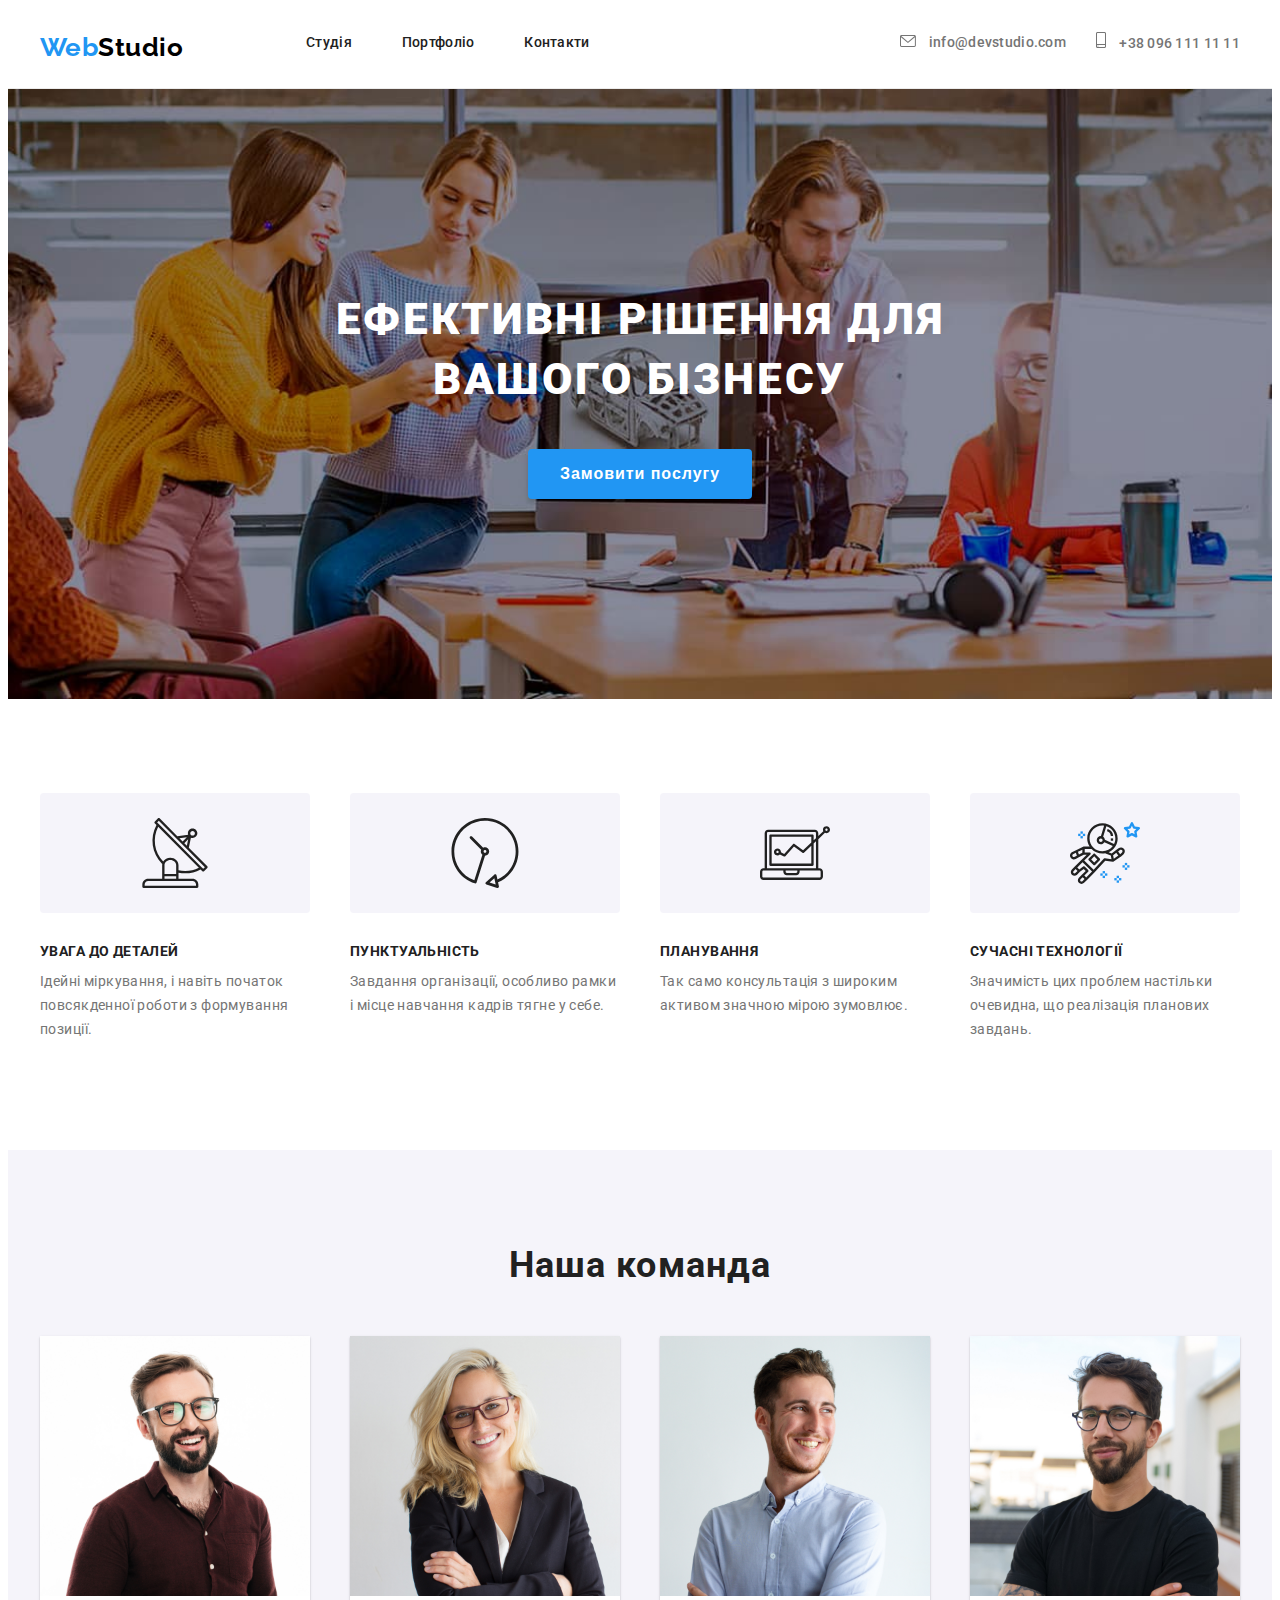
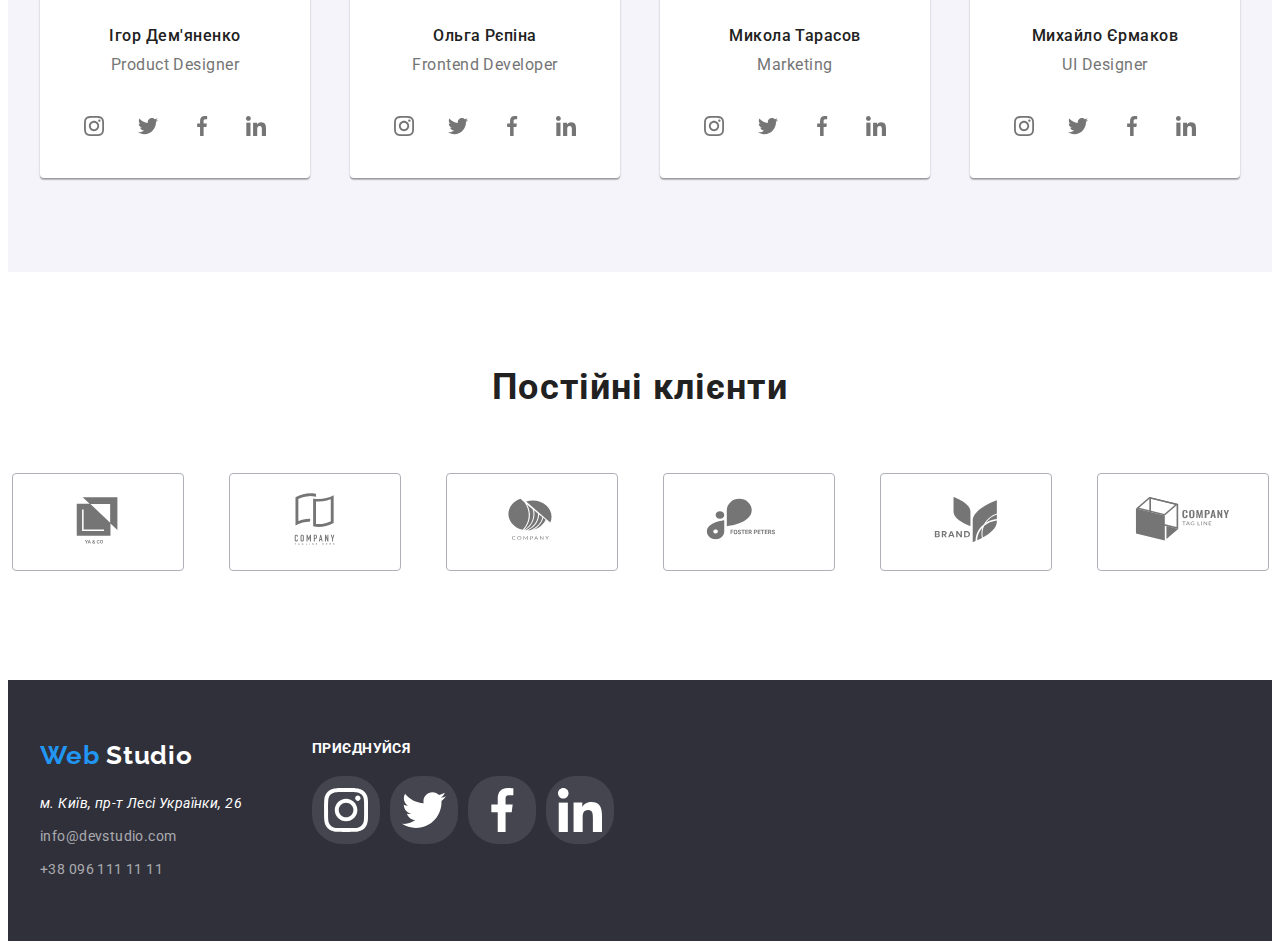
<file: index.html>
<!DOCTYPE html>
<html lang="en">

<head>
  <meta charset="UTF-8">
  <meta http-equiv="X-UA-Compatible" content="IE=edge">
  <meta name="viewport" content="width=device-width, initial-scale=1.0">
  <link rel="preconnect" href="https://fonts.googleapis.com">
  <link rel="preconnect" href="https://fonts.gstatic.com" crossorigin>
  <link href="https://fonts.googleapis.com/css2?family=Roboto:wght@400;500;700;900&display=swap" rel="stylesheet">
  <link rel="preconnect" href="https://fonts.googleapis.com">
  <link rel="preconnect" href="https://fonts.gstatic.com" crossorigin>
  <link href="https://fonts.googleapis.com/css2?family=Raleway:wght@700&family=Roboto:wght@700&display=swap"
    rel="stylesheet">
  <link rel="stylesheet" href="https://cdnjs.cloudflare.com/ajax/libs/modern-normalize/1.1.0/modern-normalize.min.css"
    integrity="sha512-wpPYUAdjBVSE4KJnH1VR1HeZfpl1ub8YT/NKx4PuQ5NmX2tKuGu6U/JRp5y+Y8XG2tV+wKQpNHVUX03MfMFn9Q=="
    crossorigin="anonymous" referrerpolicy="no-referrer" />
  <link rel="stylesheet" href="./css/main.min.css">
  <title>WebStudio</title>
</head>

<body>

  <header class="">
    <div class="container header">
      <!-- Логотип -->
      <a class="logo" href="./index.html">Web<span>Studio</span></a>

      <button type="button" class="menu-button" data-menu-button>
        <svg class="menu-icon" width="40" height="40">
          <use class="open-icon" href="./images/svg/symbol-defs.svg#menu-icon"></use>
          <use class="close-icon" href="./images/svg/symbol-defs.svg#close"></use>
        </svg>
      </button>
      <!-- Навігація -->
      <div class="mobile-menu" data-menu>
        <nav class="navigation">
        <ul class="nav-list">
          <li class="nav-item">
            <a class="nav-link" href="">Студія</a>
          </li>
          <li class="nav-item">
            <a class="nav-link" href="./portfolio.html">Портфоліо</a>
          </li>
          <li class="nav-item">
            <a class="nav-link" href="">Контакти</a>
          </li>
        </ul>
      </nav>
      <!-- Контактні дані -->
      <ul class="contacts-list">
        <li class="contacts-item">
          <a class="contacts-link email" href="">
            <svg class="contacts-icon" width="16" height="12">
              <use href="./images/svg/symbol-defs.svg#icon-envelope"></use>
            </svg>
            info@devstudio.com
          </a>
        </li>
        <li class="contacts-item">
          <a class="contacts-link phone-number" href="">
            <svg class="contacts-icon" width="10" height="16">
              <use href="./images/svg/symbol-defs.svg#icon-smartphone"></use>
            </svg>
            +38 096 111 11 11
          </a>
        </li>
      </ul>
    </div>
    </div>
  </header>

  <div data-backdrop class="backdrop is-hidden">
    <div class="modal">
      <button data-close-modal class="close-button" type="button">
        <svg class="close" width="18" height="18">
          <use href="./images/svg/symbol-defs.svg#close"></use>
        </svg>
      </button>

      <form action="" class="form">
      <h2 class="forms-title">Залиште свої дані, ми вам передзвонимо</h2>

      <ul class="form-fields">
        <li class="field">
          <label for="name">Ім'я</label>
          <input type="text" id="name">
          <svg width="18" height="18">
            <use href="./images/svg/symbol-defs.svg#icon-user"></use>
          </svg>
        </li>
        <li class="field">
          <label for="phone-number">Телефон</label>
          <input type="tel" id="phone-number">
          <svg class="phone" width="18" height="18">
            <use href="./images/svg/symbol-defs.svg#icon-phone"></use>
          </svg>
        </li>
        <li class="field">
          <label for="email">Пошта</label>
          <input type="email" id="email">
          <svg width="18" height="18">
            <use href="./images/svg/symbol-defs.svg#icon-mail"></use>
          </svg>
        </li>
        <li class="field">
          <label for="comment">Коментар</label>
          <textarea name="" id="comment" rows="10" placeholder="Введіть текст"></textarea>
        </li>
      </ul>

      <div>
      <input class="agree" type="checkbox" id="accept">
      <label class="agreement" for="accept">Погоджуюся з розсилкою та приймаю <a href="">Умови договору</a></label></div>

      <button class="forms-button" type="submit">Відправити</button>
      </form>
      
    </div>
  </div>

  <main>
    <!-- Секція героя -->
    <section class="section hero">
      <div class="container ">
        <h1 class="hero-title">Ефективні рішення для <br> вашого бізнесу</h1>
        <button data-open-modal class="hero-button" type="button">Замовити послугу</button>
      </div>
    </section>
    <!-- Переваги -->
    <section class="section-advantages section">
      <div class="container flex">
        <!-- <h2 class="advantages-title">Переваги</h2>  -->
        <ul class="advantages-list">
          <li class="advantages-item icon-aerial">
            <h3 class="advantages-list-title">УВАГА ДО ДЕТАЛЕЙ</h3>
            <p class="advantages-text">Ідейні міркування, і навіть початок повсякденної роботи з формування позиції.</p>
          </li>
          <li class="advantages-item icon-clock">
            <h3 class="advantages-list-title">ПУНКТУАЛЬНІСТЬ</h3>
            <p class="advantages-text">Завдання організації, особливо рамки і місце навчання кадрів тягне у себе.</p>
          </li>
          <li class="advantages-item icon-diagram">
            <h3 class="advantages-list-title">ПЛАНУВАННЯ</h3>
            <p class="advantages-text">Так само консультація з широким активом значною мірою зумовлює.</p>
          </li>
          <li class="advantages-item icon-astronaut">
            <h3 class="advantages-list-title">СУЧАСНІ ТЕХНОЛОГІЇ</h3>
            <p class="advantages-text">Значимість цих проблем настільки очевидна, що реалізація планових завдань.</p>
          </li>
        </ul>
      </div>
    </section>
    <!-- Чим ми займаємося -->
    <section class="section-what-we-do section">
      <div class="container flex">
        <h2 class="what-we-do-title">Чим ми займаємося</h2>
        <ul class="what-we-do-list">
          <li class="wwd-item">
            <img class="what-we-do" src="./images/advantage/box 1.jpg" alt="img1" width="370">
            <div>
              <p class="product">Десктопні додатки</p>
            </div>
          </li>
          <li class="wwd-item">
            <img class="what-we-do" src="./images/advantage/box 2.jpg" alt="img2 " width="370">
            <div>
              <p class="product">Мобільні додатки</p>
            </div>
          </li>
          <li class="wwd-item">
            <img class="what-we-do" src="./images/advantage/box 3.jpg" alt="img3" width="370">
            <div>
              <p class="product">Дизайнерські рішення</p>
            </div>
          </li>
        </ul>
      </div>
    </section>
    <!-- наша команда -->
    <section class="section-our-team section">
      <div class="container flex">
        <h2 class="our-team-title">Наша команда</h2>
        <ul class="our-team-list">
          <li class="member">
            <img class="team-photo"
             src="./images/our-team/Ihor.jpg "
             srcset="
              ./images/our-team/Ihor@1x.jpg 1x,
              ./images/our-team/Ihor@2x.jpg 2x,
              ./images/our-team/Ihor@3x.jpg 3x
             "
             
             sizes="(min-width: 1200px) 270px, (min-width: 768px) 354px, (max-width: 767px) 450px"
             alt="Ihor"
             >
            <b>
              <p class="name">Ігор Дем'яненко</p>
            </b>
            <p class="role">Product Designer</p>
            <ul class="social-networks-list">
              <li class="list-item">
                <a href="">
                  <svg class="networks-icon" width="20" height="20">
                    <use href="./images/svg/symbol-defs.svg#icon-instagram"></use>
                  </svg>
                </a>
              </li>
              <li class="list-item">
                <a href="">
                  <svg class="networks-icon" width="20" height="20">
                    <use href="./images/svg/symbol-defs.svg#icon-twitter"></use>
                  </svg>
                </a>
              </li>
              <li class="list-item">
                <a href="">
                  <svg class="networks-icon" width="20" height="20">
                    <use href="./images/svg/symbol-defs.svg#icon-facebook"></use>
                  </svg>
                </a>
              </li>
              <li class="list-item">
                <a href="">
                  <svg class="networks-icon" width="20" height="20">
                    <use href="./images/svg/symbol-defs.svg#icon-linkedin"></use>
                  </svg>
                </a>
              </li>
            </ul>
          </li>

          <li class="member">
            <img class="team-photo"
             src="./images/our-team/Olga.jpg"
            srcset="
              ./images/our-team/Olga.jpg 1x,
              ./images/our-team/Olga@2x.jpg 2x,
              ./images/our-team/Olga@3x.jpg 3x  
            "
            sizes="(min-width: 1200px) 270px, (min-width: 768px) 354px, (max-width: 767px) 450px"
            alt="Olga">
            <b>
              <p class="name">Ольга Рєпіна</p>
            </b>
            <p class="role">Frontend Developer</p>
            <ul class="social-networks-list">
              <li class="list-item">
                <a href="">
                  <svg class="networks-icon" width="20" height="20px">
                    <use href="./images/svg/symbol-defs.svg#icon-instagram"></use>
                  </svg>
                </a>
              </li>
              <li class="list-item">
                <a href="">
                  <svg class="networks-icon" width="20" height="20">
                    <use href="./images/svg/symbol-defs.svg#icon-twitter"></use>
                  </svg>
                </a>
              </li>
              <li class="list-item">
                <a href="">
                  <svg class="networks-icon" width="20" height="20">
                    <use href="./images/svg/symbol-defs.svg#icon-facebook"></use>
                  </svg>
                </a>
              </li>
              <li class="list-item">
                <a href="">
                  <svg class="networks-icon" width="20" height="20">
                    <use href="./images/svg/symbol-defs.svg#icon-linkedin"></use>
                  </svg>
                </a>
              </li>
            </ul>
          </li>

          <li class="member">
            <img class="team-photo"
            src="./images/our-team/Mykola.jpg"
            srcset="
              ./images/our-team/Mykola.jpg 1x,
              ./images/our-team/Mykola@2x.jpg  2x,
              ./images/our-team/Mykola@3x.jpg 3x
            "
            sizes="(min-width: 1200px) 270px, (min-width: 768px) 354px, (max-width: 767px) 450px"
            alt="Mykola"
            >
            <b>
              <p class="name">Микола Тарасов</p>
            </b>
            <p class="role">Marketing</p>
            <ul class="social-networks-list">
              <li class="list-item">
                <a href="">
                  <svg class="networks-icon" width="20" height="20">
                    <use href="./images/svg/symbol-defs.svg#icon-instagram"></use>
                  </svg>
                </a>
              </li>
              <li class="list-item">
                <a href="">
                  <svg class="networks-icon" width="20" height="20">
                    <use href="./images/svg/symbol-defs.svg#icon-twitter"></use>
                  </svg>
                </a>
              </li>
              <li class="list-item">
                <a href="">
                  <svg class="networks-icon" width="20" height="20">
                    <use href="./images/svg/symbol-defs.svg#icon-facebook"></use>
                  </svg>
                </a>
              </li>
              <li class="list-item">
                <a href="">
                  <svg class="networks-icon" width="20" height="20">
                    <use href="./images/svg/symbol-defs.svg#icon-linkedin"></use>
                  </svg>
                </a>
              </li>
            </ul>
          </li>

          <li class="member">
            <img class="team-photo"
            src="./images/our-team/Mykhailo.jpg"
            srcset="
              ./images/our-team/Mykhailo.jpg 1x,
              ./images/our-team/Mykhailo@2x.jpg 2x,
              ./images/our-team/Mykhailo@3x.jpg 3x
              
            "
            sizes="(min-width: 1200px) 270px, (min-width: 768px) 354px, (max-width: 767px) 450px"
            alt="Mykhailo"
            >
            <b>
              <p class="name">Михайло Єрмаков</p>
            </b>
            <p class="role">UI Designer</p>
            <ul class="social-networks-list">
              <li class="list-item">
                <a href="">
                  <svg class="networks-icon" width="20" height="20">
                    <use href="./images/svg/symbol-defs.svg#icon-instagram"></use>
                  </svg>
                </a>
              </li>
              <li class="list-item">
                <a href="">
                  <svg class="networks-icon" width="20" height="20">
                    <use href="./images/svg/symbol-defs.svg#icon-twitter"></use>
                  </svg>
                </a>
              </li>
              <li class="list-item">
                <a href="">
                  <svg class="networks-icon" width="20" height="20">
                    <use href="./images/svg/symbol-defs.svg#icon-facebook"></use>
                  </svg>
                </a>
              </li>
              <li class="list-item">
                <a href="">
                  <svg class="networks-icon" width="20" height="20">
                    <use href="./images/svg/symbol-defs.svg#icon-linkedin"></use>
                  </svg>
                </a>
              </li>
            </ul>
          </li>
        </ul>
      </div>
    </section>

    <section class="section-regular-clients section">
      <div class="container">
        <h2 class="regular-clients-title">Постійні клієнти</h2>
        <ul class="clients-list">
          <li class="list-item">
            <a href="" class="clients-link">
              <svg class="clients-icon" width="106" height="60">
                <use href="./images/svg/symbol-defs.svg#icon-logo"></use>
              </svg>
            </a>
          </li>
          <li class="list-item">
            <a href="" class="clients-link">
              <svg class="clients-icon" width="106" height="60">
                <use href="./images/svg/symbol-defs.svg#icon-logo-1"></use>
              </svg>
            </a>
          </li>
          <li class="list-item">
            <a href="" class="clients-link">
              <svg class="clients-icon" width="106" height="60">
                <use href="./images/svg/symbol-defs.svg#icon-logo-2"></use>
              </svg>
            </a>
          </li>
          <li class="list-item">
            <a href="" class="clients-link">
              <svg class="clients-icon" width="106" height="60">
                <use href="./images/svg/symbol-defs.svg#icon-logo-3"></use>
              </svg>
            </a>
          </li>
          <li class="list-item">
            <a href="" class="clients-link">
              <svg class="clients-icon" width="106" height="60">
                <use href="./images/svg/symbol-defs.svg#icon-logo-4"></use>
              </svg>
            </a>
          </li>
          <li class="list-item">
            <a href="" class="clients-link">
              <svg class="clients-icon" width="106" height="60">
                <use href="./images/svg/symbol-defs.svg#icon-logo-5"></use>
              </svg>
            </a>
          </li>
        </ul>
      </div>
    </section>
  </main>
  <footer class="footer">
    <div class="container footer-container">
      <div class="first-container">
        <a class="footer-logo" href="./index.html">Web <span class="">Studio</span></a>
        <!-- Контактні дані -->
        <address class="address">
          м. Київ, пр-т Лесі Українки, 26
        </address>
        <ul class="footer-list">
          <li class="list-item"><a class="footer-link" href="">info@devstudio.com</a></li>
          <li class="list-item"><a class="footer-link" href="">+38 096 111 11 11</a></li>
        </ul>
      </div>
      <div class="second-container">
        <p class="join-us">Приєднуйся</p>
        <ul class="footer-social-networks-list">
          <li class="list-item">
            <a href="">
              <svg class="networks-icon" width="44" height="44">
                <use href="./images/svg/symbol-defs.svg#icon-instagram"></use>
              </svg>
            </a>
          </li>
          <li class="list-item">
            <a href="">
              <svg class="networks-icon" width="44" height="44">
                <use href="./images/svg/symbol-defs.svg#icon-twitter"></use>
              </svg>
            </a>
          </li>
          <li class="list-item">
            <a href="">
              <svg class="networks-icon" width="44" height="44">
                <use href="./images/svg/symbol-defs.svg#icon-facebook"></use>
              </svg>
            </a>
          </li>
          <li class="list-item">
            <a href="">
              <svg class="networks-icon" width="44" height="44">
                <use href="./images/svg/symbol-defs.svg#icon-linkedin"></use>
              </svg>
            </a>
          </li>
        </ul>
        </li>
        </ul>
      </div>
    </div>
  </footer>
  <!-- <script src="./js/modal.js" type="module"></script> -->
  <script src="./js/mobile-menu.js" type="module"></script>
</body>

</html>
</file>
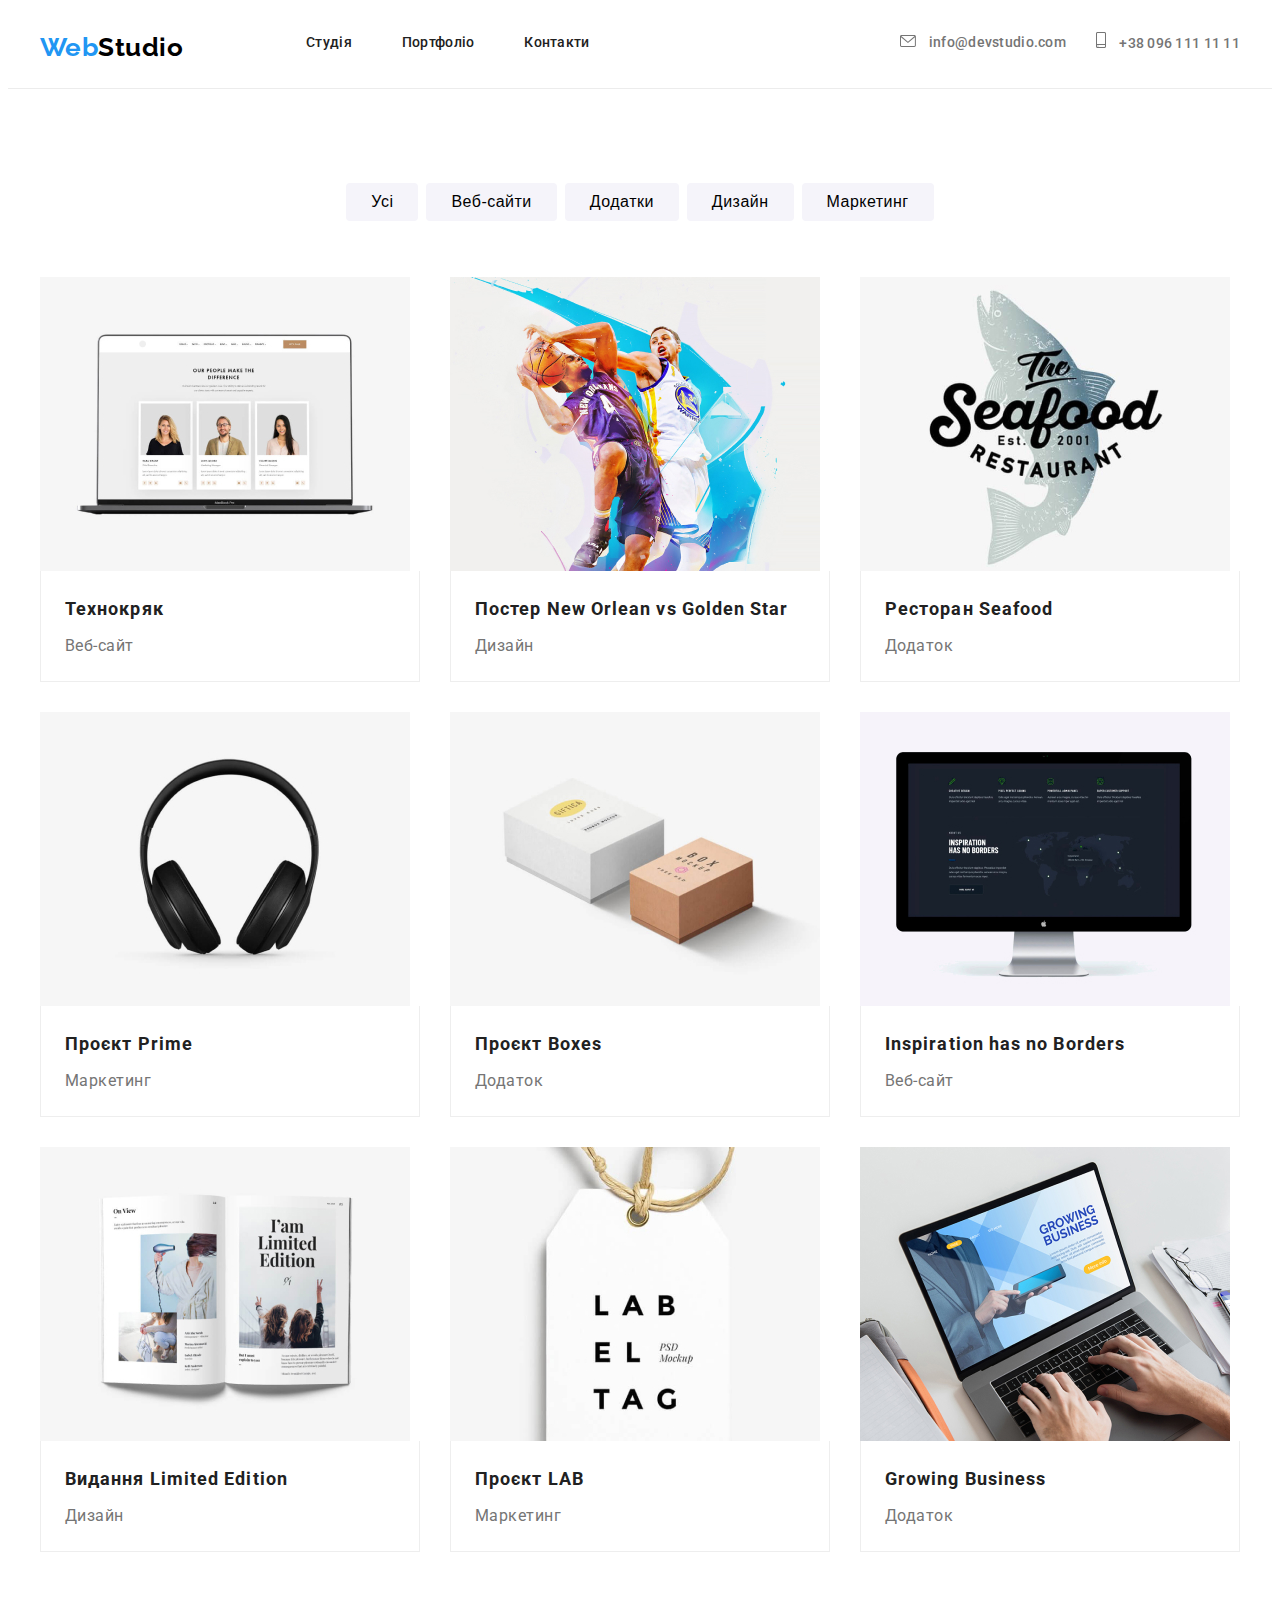
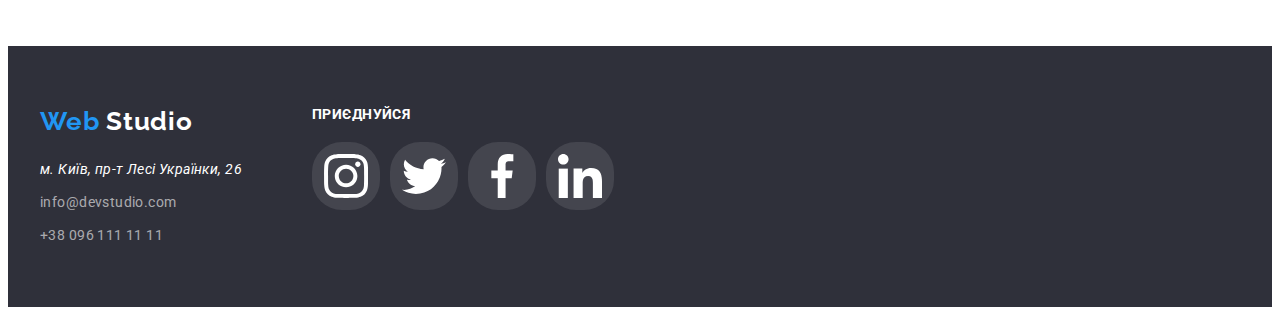
<file: portfolio.html>
<!DOCTYPE html>
<html lang="en">
<head>
    <meta charset="UTF-8">
    <meta http-equiv="X-UA-Compatible" content="IE=edge">
    <meta name="viewport" content="width=device-width, initial-scale=1.0">
    <link rel="preconnect" href="https://fonts.googleapis.com">
    <link rel="preconnect" href="https://fonts.gstatic.com" crossorigin>
    <link href="https://fonts.googleapis.com/css2?family=Roboto:wght@400;500;700;900&display=swap" rel="stylesheet">
    <link rel="preconnect" href="https://fonts.googleapis.com">
    <link rel="preconnect" href="https://fonts.gstatic.com" crossorigin>
    <link href="https://fonts.googleapis.com/css2?family=Raleway:wght@700&family=Roboto:wght@700&display=swap"
        rel="stylesheet">
    <link rel="stylesheet" href="https://cdnjs.cloudflare.com/ajax/libs/modern-normalize/1.1.0/modern-normalize.min.css"
        integrity="sha512-wpPYUAdjBVSE4KJnH1VR1HeZfpl1ub8YT/NKx4PuQ5NmX2tKuGu6U/JRp5y+Y8XG2tV+wKQpNHVUX03MfMFn9Q=="
        crossorigin="anonymous" referrerpolicy="no-referrer" />
    <link rel="stylesheet" href="./css/main.min.css">
    
    <title>Портфоліо</title>
</head>
<body>
    <header class="">
        <div class="container header">
          <!-- Логотип -->
          <a class="logo" href="./index.html">Web<span>Studio</span></a>
    
          <button type="button" class="menu-button" data-menu-button>
            <svg class="menu-icon" width="40" height="40">
              <use class="open-icon" href="./images/svg/symbol-defs.svg#menu-icon"></use>
              <use class="close-icon" href="./images/svg/symbol-defs.svg#close"></use>
            </svg>
          </button>
          <!-- Навігація -->
          <div class="mobile-menu" data-menu>
            <nav class="navigation">
            <ul class="nav-list">
              <li class="nav-item">
                <a class="nav-link" href="">Студія</a>
              </li>
              <li class="nav-item">
                <a class="nav-link" href="./portfolio.html">Портфоліо</a>
              </li>
              <li class="nav-item">
                <a class="nav-link" href="">Контакти</a>
              </li>
            </ul>
          </nav>
          <!-- Контактні дані -->
          <ul class="contacts-list">
            <li class="contacts-item">
              <a class="contacts-link email" href="">
                <svg class="contacts-icon" width="16" height="12">
                  <use href="./images/svg/symbol-defs.svg#icon-envelope"></use>
                </svg>
                info@devstudio.com
              </a>
            </li>
            <li class="contacts-item">
              <a class="contacts-link phone-number" href="">
                <svg class="contacts-icon" width="10" height="16">
                  <use href="./images/svg/symbol-defs.svg#icon-smartphone"></use>
                </svg>
                +38 096 111 11 11
              </a>
            </li>
          </ul>
        </div>
        </div>
      </header>
    <main>
        <section class="section">
        <div class="container">
            <ul class="buttons-list">    
            <li class="list-item"><button class="button" type="button">Усі</button></li>
            <li class="list-item"><button class="button" type="button">Веб-сайти</button></li>
            <li class="list-item"><button class="button" type="button">Додатки</button></li>
            <li class="list-item"><button class="button" type="button">Дизайн</button></li>
            <li class="list-item"><button class="button" type="button">Маркетинг</button></li>
            </ul>
    
            <ul class="links-list">
                <li class="list-item">
                    <a href="">
                        <div class=" thumb">
                        <img
                        src="./images/portfolio/tech.jpg" 
                        srcset="
                        ./images/portfolio/tech.jpg 1x,
                        ./images/portfolio/tech@2x.jpg 2x,
                        ./images/portfolio/tech@3x.jpg 3x
                        "
                        sizes="(min-width: 1200px) 270px, (min-width: 768px) 354px, (max-width: 767px) 450px"
                        alt="Технокряк" >
                        <div class="overlay">
                            <p>Ресурс пропонує комплексні пропозиції з різним рівнем функціоналу та сервісів. Все це дозволить відвідувачу отримати вичерпні відомості про компанію чи приватну особу.</p>
                        </div>
                        </div>
                        <div class="text-container">
                        <p class="project-title">Технокряк</p>
                        <p class="specialisation">Веб-сайт</p>
                        </div>
                    </a>
                </li>
                
                <li class="list-item">
                    <a href="">
                        <div class=" thumb">
                        <img
                        src="./images/portfolio/NOVSGS.jpg" 
                        srcset="
                         ./images/portfolio/NOVSGS.jpg 1x,
                         ./images/portfolio/NOVSGS@2x.jpg 2x,
                         ./images/portfolio/NOVSGS@3x.jpg 3x
                        "
                        sizes="(min-width: 1200px) 270px, (min-width: 768px) 354px, (max-width: 767px) 450px"
                        alt="Постер New Orlean vs Golden Star">
                        <div class="overlay">
                            <p>Ресурс пропонує комплексні пропозиції з різним рівнем функціоналу та сервісів. Все це дозволить відвідувачу отримати вичерпні відомості про компанію чи приватну особу.</p>
                        </div>
                        </div>
                        <div class="text-container">
                        <p class="project-title">Постер New Orlean vs Golden Star</p>
                        <p class="specialisation">Дизайн</p>
                        </div>
                    </a>
                </li>

                <li class="list-item">
                    <a href="">
                        <div class=" thumb">
                        <img
                        src="./images/portfolio/seafood.jpg"
                        srcset="
                        ./images/portfolio/seafood.jpg 1x, 
                        ./images/portfolio/seafood@2x.jpg 2x,
                        ./images/portfolio/seafood@3x.jpg 3x
                        "
                         alt="Ресторан Seafood"
                         sizes="(min-width: 1200px) 270px, (min-width: 768px) 354px, (max-width: 767px) 450px">
                        <div class="overlay">
                            <p>Ресурс пропонує комплексні пропозиції з різним рівнем функціоналу та сервісів. Все це дозволить відвідувачу отримати вичерпні відомості про компанію чи приватну особу.</p>
                        </div>
                        </div>
                        <div class="text-container">
                        <p class="project-title">Ресторан Seafood</p>
                        <p class="specialisation">Додаток</p>
                        </div>
                    </a>
                </li>

                <li class="list-item">
                    <a href="">
                        <div class=" thumb">
                        <img
                         src="./images/portfolio/prime.jpg"
                        srcset="
                        ./images/portfolio/prime.jpg 1x,
                        ./images/portfolio/prime@2x.jpg 2x,
                        ./images/portfolio/prime@3x.jpg 3x
                        "
                         alt="Проєкт Prime"
                         sizes="(min-width: 1200px) 270px, (min-width: 768px) 354px, (max-width: 767px) 450px">
                        <div class="overlay">
                            <p>Ресурс пропонує комплексні пропозиції з різним рівнем функціоналу та сервісів. Все це дозволить відвідувачу отримати вичерпні відомості про компанію чи приватну особу.</p>
                        </div>
                        </div>
                        <div class="text-container">
                        <p class="project-title">Проєкт Prime</p>
                        <p class="specialisation">Маркетинг</p>
                        </div>
                    </a>
                </li>

                <li class="list-item">
                    <a href="">
                        <div class=" thumb">
                        <img
                         src="./images/portfolio/boxes.jpg"
                         srcset="
                         ./images/portfolio/boxes.jpg 1x,
                         ./images/portfolio/boxes@2x.jpg 2x,
                         ./images/portfolio/boxes@3x.jpg 3x
                         "
                         alt="Проєкт Boxes"
                         sizes="(min-width: 1200px) 270px, (min-width: 768px) 354px, (max-width: 767px) 450px">
                        <div class="overlay">
                            <p>Ресурс пропонує комплексні пропозиції з різним рівнем функціоналу та сервісів. Все це дозволить відвідувачу отримати вичерпні відомості про компанію чи приватну особу.</p>
                        </div>
                        </div>
                        <div class="text-container">
                        <p class="project-title">Проєкт Boxes</p>
                        <p class="specialisation">Додаток</p>
                        </div>
                    </a>
                </li>

                <li class="list-item">
                    <a href="">
                        <div class=" thumb">
                        <img
                         src="./images/portfolio/IHNB.jpg"
                         
                         srcset="
                         ./images/portfolio/IHNB.jpg 1x,
                         ./images/portfolio/IHNB@2x.jpg 2x,
                         ./images/portfolio/IHNB@3x.jpg 3x
                         "
                         alt="Inspiration has no Borders"

                         sizes="(min-width: 1200px) 270px, (min-width: 768px) 354px, (max-width: 767px) 450px">
                         <div class="overlay">
                            <p>Ресурс пропонує комплексні пропозиції з різним рівнем функціоналу та сервісів. Все це дозволить відвідувачу отримати вичерпні відомості про компанію чи приватну особу.</p>
                        </div>
                        </div>   
                        <div class="text-container">
                        <p class="project-title">Inspiration has no Borders</p>
                        <p class="specialisation">Веб-сайт</p>
                        </div>
                    </a>
                </li>

                <li class="list-item">
                    <a href="">
                        <div class=" thumb">
                        <img
                         src="./images/portfolio/Limited_edition.jpg"
                         srcset="
                         ./images/portfolio/Limited_edition.jpg 1x,
                         ./images/portfolio/Limited_edition@2x.jpg 2x,
                         ./images/portfolio/Limited_edition@3x.jpg 3x 
                         "
                         alt="Видання Limited Edition"
                         sizes="(min-width: 1200px) 270px, (min-width: 768px) 354px, (max-width: 767px) 450px">
                        <div class="overlay">
                            <p>Ресурс пропонує комплексні пропозиції з різним рівнем функціоналу та сервісів. Все це дозволить відвідувачу отримати вичерпні відомості про компанію чи приватну особу.</p>
                        </div>
                        </div>
                        <div class="text-container">
                        <p class="project-title">Видання Limited Edition</p>
                        <p class="specialisation">Дизайн</p>
                        </div>
                    </a>
                </li>

                <li class="list-item">
                    <a href="">
                        <div class=" thumb">
                        <img
                         src="./images/portfolio/Lab.jpg"
                         srcset="
                         ./images/portfolio/Lab.jpg 1x,
                         ./images/portfolio/Lab@2x.jpg 2x,
                         ./images/portfolio/Lab@3x.jpg 3x 
                         "
                         alt="Проєкт LAB"
                         sizes="(min-width: 1200px) 270px, (min-width: 768px) 354px, (max-width: 767px) 450px">
                        <div class="overlay">
                            <p>Ресурс пропонує комплексні пропозиції з різним рівнем функціоналу та сервісів. Все це дозволить відвідувачу отримати вичерпні відомості про компанію чи приватну особу.</p>
                        </div>
                        </div>
                        <div class="text-container">
                        <p class="project-title">Проєкт LAB</p>
                        <p class="specialisation">Маркетинг</p>
                        </div>
                    </a>
                </li>

                <li class="list-item">
                    <a href="">
                        <div class=" thumb">
                        <img
                         src="./images/portfolio/growing_business.jpg"
                         srcset="
                         ./images/portfolio/growing_business.jpg 1x,
                         ./images/portfolio/growing_business@2x.jpg 2x,
                         ./images/portfolio/growing-business@3x.jpg 3x
                         "
                         alt="Growing Business"
                         sizes="(min-width: 1200px) 270px, (min-width: 768px) 354px, (max-width: 767px) 450px">
                        <div class="overlay">
                            <p>Ресурс пропонує комплексні пропозиції з різним рівнем функціоналу та сервісів. Все це дозволить відвідувачу отримати вичерпні відомості про компанію чи приватну особу.</p>
                        </div>
                        </div>
                        <div class="text-container">
                        <p class="project-title">Growing Business</p>
                        <p class="specialisation">Додаток</p>
                        </div>
                    </a>
                </li>  
            </ul>
            </div>
        </section>
    </main>
    <footer class="footer">
    <div class="container footer-container">
      <div class="first-container">
        <a class="footer-logo" href="./index.html">Web <span class="">Studio</span></a>
        <!-- Контактні дані -->
        <address class="address">
          м. Київ, пр-т Лесі Українки, 26
        </address>
        <ul class="footer-list">
          <li class="list-item"><a class="footer-link" href="">info@devstudio.com</a></li>
          <li class="list-item"><a class="footer-link" href="">+38 096 111 11 11</a></li>
        </ul>
      </div>
      <div class="second-container">
        <p class="join-us">Приєднуйся</p>
        <ul class="footer-social-networks-list">
          <li class="list-item">
            <a href="">
              <svg class="networks-icon" width="44" height="44">
                <use href="./images/svg/symbol-defs.svg#icon-instagram"></use>
              </svg>
            </a>
          </li>
          <li class="list-item">
            <a href="">
              <svg class="networks-icon" width="44" height="44">
                <use href="./images/svg/symbol-defs.svg#icon-twitter"></use>
              </svg>
            </a>
          </li>
          <li class="list-item">
            <a href="">
              <svg class="networks-icon" width="44" height="44">
                <use href="./images/svg/symbol-defs.svg#icon-facebook"></use>
              </svg>
            </a>
          </li>
          <li class="list-item">
            <a href="">
              <svg class="networks-icon" width="44" height="44">
                <use href="./images/svg/symbol-defs.svg#icon-linkedin"></use>
              </svg>
            </a>
          </li>
        </ul>
        </li>
        </ul>
      </div>
    </div>
  </footer>
    
  <!-- <script src="./js/modal.js" type="module"></script> -->
  <script src="./js/mobile-menu.js" type="module"></script>
</body>
</html>
</file>
<file: css/main.min.css>
html{-webkit-box-sizing:content-box;box-sizing:content-box}body{font-family:"Roboto","sans-serif";font-style:normal;letter-spacing:.03em;color:#212121;background-color:#fff}a{text-decoration:none}img{display:block;max-width:100%;height:auto}ul,li,p,h1,h2,h3{list-style:none;padding:0;margin:0}.section{padding-bottom:94px;padding-top:94px}.container{padding-left:15px;padding-right:15px;margin-left:auto;margin-right:auto}@media screen and (min-width: 480px){.container{width:480px}}@media screen and (min-width: 768px){.container{width:768px}}@media screen and (min-width: 1200px){.container{width:1200px}}header{border-bottom:1px solid #ececec}.container.header{position:relative;display:-webkit-box;display:-ms-flexbox;display:flex;padding-top:24px;padding-bottom:25px}@media screen and (min-width: 480px)and (max-width: 767px){.container.header{-webkit-box-pack:justify;-ms-flex-pack:justify;justify-content:space-between}}.logo{color:#2196f3;font-family:"Raleway",sans-serif;font-weight:700;font-size:26px;line-height:31px}.logo>span{color:#000}.menu-button{position:absolute;top:10px;right:15px;background-color:rgba(0,0,0,0);border:none;z-index:5}@media screen and (min-width: 768px){.menu-button{display:none}}.menu-button.is-open .close-icon{display:block}.menu-button.is-open .open-icon{display:none}.menu-icon{fill:#000}@media screen and (max-width: 767px){.mobile-menu{display:none;position:absolute;z-index:4;-webkit-box-orient:vertical;-webkit-box-direction:normal;-ms-flex-direction:column;flex-direction:column;-webkit-box-pack:justify;-ms-flex-pack:justify;justify-content:space-between;top:0;left:0;width:480px;height:796px;padding:48px;background-color:#fff}}.mobile-menu.is-open{display:-webkit-box;display:-ms-flexbox;display:flex}@media screen and (min-width: 768px){.mobile-menu{display:-webkit-box;display:-ms-flexbox;display:flex}}@media screen and (min-width: 768px){.mobile-menu{margin-left:auto}}.close-icon{display:none}@media screen and (min-width: 768px){.nav-list{display:-webkit-box;display:-ms-flexbox;display:flex}}@media screen and (min-width: 1200px){.nav-list{display:-webkit-box;display:-ms-flexbox;display:flex;margin-left:93px}}@media screen and (max-width: 767px){.nav-item:not(:first-child){margin-top:32px}}@media screen and (min-width: 768px){.nav-item:not(:first-child){margin-left:50px}}@media screen and (min-width: 1200px){.contacts-item:not(:first-child){margin-left:30px}}.contacts-list{display:-webkit-box;display:-ms-flexbox;display:flex}@media screen and (max-width: 1199px){.contacts-list{display:block}}@media screen and (min-width: 768px){.contacts-list{margin-left:90px}}@media screen and (min-width: 1200px){.contacts-list{margin-left:310px}}.nav-link,.contacts-link{color:#212121;font-size:40px;font-weight:500;line-height:normal;letter-spacing:.8px}@media screen and (min-width: 768px){.nav-link,.contacts-link{font-size:14px;line-height:16px;letter-spacing:.02em}}.nav-link{position:relative;color:#212121;padding-top:32px;padding-bottom:32px}.nav-link:hover,.nav-link:focus{color:#2196f3}@media screen and (min-width: 768px){.nav-link::after{content:"";position:absolute;left:0;bottom:5px;display:block;width:100%;height:4px;background-color:#2196f3;border-radius:2px;-webkit-transform:scaleX(0);transform:scaleX(0);-webkit-transition-duration:400ms;transition-duration:400ms;-webkit-transition-delay:150ms;transition-delay:150ms;-webkit-transition-property:cubic-bezier(0.4, 0, 0.2, 1);transition-property:cubic-bezier(0.4, 0, 0.2, 1);-webkit-transform:250ms cubic-bezier(0.4, 0, 0.2, 1);transform:250ms cubic-bezier(0.4, 0, 0.2, 1)}.nav-link:hover::after{-webkit-transform:scaleX(1);transform:scaleX(1)}}.contacts-link{color:#757575}.contacts-link:hover,.contacts-link:focus{color:#2196f3}.contacts-icon{fill:currentColor;margin-right:10px}@media screen and (max-width: 767px){.contacts-icon{display:none}}.contacts-icon:hover,.contacts-iconfocus{color:#2196f3}.backdrop{position:fixed;top:0;left:0;width:100%;height:100%;background-color:rgba(0,0,0,.2);z-index:4}.modal{position:relative;top:50%;left:50%;-webkit-transform:translate(-50%, -50%);transform:translate(-50%, -50%);width:528px;height:581px;padding:40px;background-color:#fff;z-index:5}.close-button{position:absolute;top:8px;right:8px;display:-webkit-inline-box;display:-ms-inline-flexbox;display:inline-flex;-webkit-box-pack:center;-ms-flex-pack:center;justify-content:center;-webkit-box-align:center;-ms-flex-align:center;align-items:center;width:30px;height:30px;-ms-flex-negative:0;flex-shrink:0;background-color:#fff;border:1px solid rgba(0,0,0,.1);border-radius:50%;padding:0}.close-button:hover,.close-button:focus{fill:#2196f3}.backdrop.is-hidden{opacity:0;pointer-events:none}.form{text-align:center}.forms-title{color:#212121;text-align:center;font-size:20px;font-weight:700;line-height:normal;letter-spacing:.6px;margin-bottom:12px}.form-fields{margin-bottom:20px}.field{position:relative;display:-webkit-box;display:-ms-flexbox;display:flex;-webkit-box-orient:vertical;-webkit-box-direction:normal;-ms-flex-direction:column;flex-direction:column}.field:not(:last-child){margin-bottom:10px}.field label{color:#757575;text-align:left;font-size:12px;font-weight:400;line-height:normal;letter-spacing:.12px;margin-bottom:4px}.field input{width:448px;height:40px;-ms-flex-negative:0;flex-shrink:0;padding-left:30px;outline:none;border-radius:4px;border:1px solid rgba(33,33,33,.2)}.field:focus-within input{border-radius:4px;border:1px solid #2196f3}.field textarea{width:448px;height:120px;-ms-flex-negative:0;flex-shrink:0;padding:12px 16px;resize:none;outline:none;border-radius:4px;border:1px solid rgba(33,33,33,.2)}.field:focus-within textarea{border-radius:4px;border:1px solid #2196f3}.field:focus-within textarea::-moz-placeholder{color:#2196f3}.field:focus-within textarea::-webkit-input-placeholder{color:#2196f3}.field:focus-within textarea:-ms-input-placeholder{color:#2196f3}.field:focus-within textarea::-ms-input-placeholder{color:#2196f3}.field:focus-within textarea::placeholder{color:#2196f3}.field svg{position:absolute;display:block;top:30px;left:12px}.field:focus-within svg{fill:#2196f3}.agree{width:16px;height:15px;-ms-flex-negative:0;flex-shrink:0;margin-bottom:30px}.agreement{color:#757575;font-size:14px;font-weight:400;line-height:24px;letter-spacing:.42px;margin-left:7px}.agreement a{color:#2196f3;font-size:14px;font-weight:400;line-height:24px;letter-spacing:.42px;text-decoration-line:underline}.forms-button{display:block;color:#fff;background-color:#2196f3;text-align:center;font-size:16px;font-weight:700;line-height:30px;letter-spacing:.96px;border:none;border-radius:4px;padding:10px 52px;margin-right:auto;margin-left:auto;-webkit-box-shadow:0px 4px 4px 0px rgba(0,0,0,.15);box-shadow:0px 4px 4px 0px rgba(0,0,0,.15)}.forms-button:hover,.forms-button:focus{background-color:#188ce8;-webkit-box-shadow:0px 4px 4px 0px rgba(0,0,0,.15);box-shadow:0px 4px 4px 0px rgba(0,0,0,.15)}.hero{padding-top:200px;padding-bottom:200px;background-color:#2f303a;background-image:url(../images/hero/background-img@1x.jpg);background-size:cover;background-position:center;background-repeat:no-repeat}@media(min-device-pixel-ratio: 1),(-webkit-min-device-pixel-ratio: 1),(min-resolution: 96dpi),(min-resolution: 1dppx){.hero{background-image:url(../images/hero/background-img@1x.jpg)}}@media(min-device-pixel-ratio: 2),(-webkit-min-device-pixel-ratio: 2),(min-resolution: 192dpi),(min-resolution: 2dppx){.hero{background-image:url(../images/hero/background-img@2x.jpg)}}@media(min-device-pixel-ratio: 3),(-webkit-min-device-pixel-ratio: 3),(min-resolution: 288dpi),(min-resolution: 3dppx){.hero{background-image:url(../images/hero/background-img@3x.jpg)}}.hero .container{text-align:center}.hero-title{color:#fff;margin-left:auto;margin-right:auto;font-weight:900;font-size:44px;line-height:60px;text-align:center;letter-spacing:.06em;text-transform:uppercase;margin-bottom:40px}.hero-button{padding:10px 32px;font-weight:700;font-size:16px;line-height:30px;text-align:center;letter-spacing:.06em;color:#fff;background-color:#2196f3;border:none;border-radius:4px;-webkit-box-shadow:0px 4px 4px rgba(0,0,0,.15);box-shadow:0px 4px 4px rgba(0,0,0,.15)}.hero-button:hover,.hero-button:focus{background-color:#188ce8}.advantages-title{color:#fff}@media screen and (min-width: 768px){.advantages-list{display:-webkit-box;display:-ms-flexbox;display:flex;-ms-flex-wrap:wrap;flex-wrap:wrap;margin:-15px}}@media screen and (min-width: 1200px){.advantages-list{-webkit-box-pack:justify;-ms-flex-pack:justify;justify-content:space-between}}@media screen and (min-width: 480px){.advantages-item{width:450px}}@media screen and (min-width: 480px){.advantages-item:not(:last-child){margin-bottom:30px}}@media screen and (min-width: 768px){.advantages-item{margin:15px;width:calc((100% - 60px)/2)}}@media screen and (min-width: 1200px){.advantages-item{width:270px}}.icon-aerial::before{content:"";display:block;height:120px;background-color:#f5f4fa;border-radius:4px;background-image:url(../images/svg/aerial.svg);background-repeat:no-repeat;background-position:center;margin-bottom:30px}.icon-clock::before{content:"";display:block;height:120px;margin-bottom:30px;background-color:#f5f4fa;background-image:url(../images/svg/clock.svg);background-repeat:no-repeat;background-position:center;border-radius:4px}.icon-diagram::before{content:"";display:block;height:120px;margin-bottom:30px;background-color:#f5f4fa;background-image:url(../images/svg/diagram.svg);background-repeat:no-repeat;background-position:center;border-radius:4px}.icon-astronaut::before{content:"";display:block;height:120px;margin-bottom:30px;background-color:#f5f4fa;background-image:url(../images/svg/astronaut.svg);background-repeat:no-repeat;background-position:center;border-radius:4px}.advantages-list-title{color:#212121;font-weight:700;font-size:14px;line-height:16px;letter-spacing:.42px;text-transform:uppercase;margin-bottom:10px}@media screen and (max-width: 767px){.advantages-list-title{text-align:center}}.advantages-text{color:#757575;font-weight:400;font-size:14px;line-height:24px;letter-spacing:.03em}@media screen and (min-width: 480px)and (max-width: 1599px){.section-what-we-do{display:none}}.what-we-do-title{font-weight:700;font-size:36px;line-height:42px;text-align:center;letter-spacing:.03em;color:#212121;margin-bottom:50px}.what-we-do-list{display:-webkit-box;display:-ms-flexbox;display:flex;-webkit-box-pack:center;-ms-flex-pack:center;justify-content:center}.wwd-item:not(:first-child){margin-left:30px}.wwd-item{position:relative;width:370px}.what-we-do-list div{display:-webkit-box;display:-ms-flexbox;display:flex;-webkit-box-pack:center;-ms-flex-pack:center;justify-content:center;-webkit-box-align:center;-ms-flex-align:center;align-items:center;position:absolute;bottom:0;left:0;right:0;background-color:rgba(47,48,58,.8);height:70px}.product{color:#fff;text-align:center;font-size:14px;font-weight:700;line-height:normal;letter-spacing:.42px;text-transform:uppercase}.section-our-team{background-color:#f5f4fa}.our-team-title{font-weight:700;font-size:36px;line-height:42px;text-align:center;letter-spacing:.03em;color:#212121;margin-bottom:50px}@media screen and (min-width: 768px){.our-team-list{display:-webkit-box;display:-ms-flexbox;display:flex;-ms-flex-wrap:wrap;flex-wrap:wrap;margin:-15px}}@media screen and (min-width: 1200px){.our-team-list{display:-webkit-box;display:-ms-flexbox;display:flex;-webkit-box-pack:justify;-ms-flex-pack:justify;justify-content:space-between;-ms-flex-wrap:nowrap;flex-wrap:nowrap}}.member{width:450px;border-radius:0px 0px 4px 4px;-webkit-box-shadow:0px 1px 3px rgba(0,0,0,.12),0px 1px 1px rgba(0,0,0,.14),0px 2px 1px rgba(0,0,0,.2);box-shadow:0px 1px 3px rgba(0,0,0,.12),0px 1px 1px rgba(0,0,0,.14),0px 2px 1px rgba(0,0,0,.2);padding-bottom:30px;margin-bottom:30px;background-color:#fff}@media screen and (min-width: 768px){.member{margin:15px;width:calc((100% - 60px)/2)}}@media screen and (min-width: 1200px){.member{width:270px}}.name{font-style:normal;font-weight:500;font-size:16px;line-height:19px;text-align:center;letter-spacing:.03em;color:#212121;margin-bottom:10px}.team-photo{margin-bottom:30px}.role{font-weight:400;font-size:16px;line-height:19px;text-align:center;letter-spacing:.03em;color:#757575;margin-bottom:30px}.social-networks-list{display:-webkit-box;display:-ms-flexbox;display:flex;-webkit-box-pack:center;-ms-flex-pack:center;justify-content:center;gap:10px}.social-networks-list a{display:-webkit-inline-box;display:-ms-inline-flexbox;display:inline-flex;-webkit-box-pack:center;-ms-flex-pack:center;justify-content:center;-webkit-box-align:center;-ms-flex-align:center;align-items:center;color:#757575;width:44px;height:44px;background-color:#fff}.social-networks-list a:hover,.social-networks-list a:focus{-webkit-transition:.3s;transition:.3s;color:#fff;background-color:#2196f3;border-radius:30px}.networks-icon{fill:currentColor}.section-regular-clients{padding:94px 0}.regular-clients-title{color:#212121;text-align:center;font-size:36px;font-weight:700;line-height:normal;letter-spacing:1.08px;margin-bottom:50px}.clients-list{display:-webkit-box;display:-ms-flexbox;display:flex;-webkit-box-pack:center;-ms-flex-pack:center;justify-content:center;text-align:center}@media screen and (min-width: 480px)and (max-width: 1199px){.clients-list{-ms-flex-wrap:wrap;flex-wrap:wrap;margin:-15px}}@media screen and (min-width: 1200px){.clients-list .list-item:not(:first-child){margin-left:30px}}@media screen and (min-width: 480px){.clients-list .list-item{width:calc((100% - 60px)/2);margin:15px}}@media screen and (min-width: 768px){.clients-list .list-item{width:calc((100% - 90px)/4);margin:15px}}.clients-link{display:block;color:#757575;padding:16px 32px;border:1px solid #afb1b8;border-radius:4px}.clients-icon{fill:currentColor}.clients-list a:hover,.clients-list a:focus{-webkit-transition:.3s;transition:.3s;border:1px solid #2196f3;border-radius:4px}.clients-list a:hover .clients-icon,.clients-list a:focus .clients-icon{fill:#2196f3;-webkit-transition:.3s;transition:.3s}.buttons-list{display:-webkit-box;display:-ms-flexbox;display:flex;-ms-flex-wrap:wrap;flex-wrap:wrap}@media screen and (min-width: 768px){.buttons-list{-ms-flex-wrap:nowrap;flex-wrap:nowrap;-webkit-box-pack:center;-ms-flex-pack:center;justify-content:center;margin-bottom:56px}}@media screen and (min-width: 768px){.buttons-list .list-item:not(:first-child){margin-left:8px}}.button{padding:6px 25px;text-align:center;font-weight:500;font-size:16px;line-height:26px;letter-spacing:.03em;border:none;background:#f5f4fa;border-radius:4px}.button:hover,.button:focus{background-color:#2196f3;color:#fff;-webkit-box-shadow:0px 3px 1px rgba(0,0,0,.1),0px 1px 2px rgba(0,0,0,.08),0px 2px 2px rgba(0,0,0,.12);box-shadow:0px 3px 1px rgba(0,0,0,.1),0px 1px 2px rgba(0,0,0,.08),0px 2px 2px rgba(0,0,0,.12);border-radius:4px}.links-list{display:-webkit-box;display:-ms-flexbox;display:flex}@media screen and (max-width: 767px){.links-list{-webkit-box-orient:vertical;-webkit-box-direction:normal;-ms-flex-direction:column;flex-direction:column}}@media screen and (min-width: 768px){.links-list{-ms-flex-wrap:wrap;flex-wrap:wrap;margin:-15px}}@media screen and (min-width: 768px){.links-list .list-item{width:calc((100% - 60px)/2);margin:15px}}@media screen and (min-width: 1200px){.links-list .list-item{width:calc((100% - 90px)/3);margin:15px}}@media screen and (max-width: 767px){.links-list .list-item{margin-bottom:30px}}.thumb{position:relative;overflow:hidden}.overlay{position:absolute;top:0;left:0;width:100%;height:294px;background-color:rgba(33,150,243,.9019607843);opacity:0;pointer-events:none;-webkit-transition:opacity 300ms linear 100ms;transition:opacity 300ms linear 100ms;-webkit-transform:translateY(300px);transform:translateY(300px);-webkit-transition:-webkit-transform 300ms linear 100ms;transition:-webkit-transform 300ms linear 100ms;transition:transform 300ms linear 100ms;transition:transform 300ms linear 100ms, -webkit-transform 300ms linear 100ms}.links-list .list-item:hover .overlay,.links-list .list-item:focus .overlay{opacity:1;-webkit-transform:translatey(0);transform:translatey(0)}.overlay p{color:#fff;font-size:18px;font-weight:400;line-height:28px;letter-spacing:.54px;text-align:center;margin:63px 24px}.text-container{padding:20px 24px}.text-container{border-bottom:1px solid #eee;border-right:1px solid #eee;border-left:1px solid #eee}.project-title{font-weight:700;font-size:18px;line-height:36px;letter-spacing:.06em;color:#212121;margin-bottom:4px}.specialisation{font-weight:400;font-size:16px;line-height:30px;letter-spacing:.03em;color:#757575}footer{background-color:#2f303a}.footer-container{display:-webkit-box;display:-ms-flexbox;display:flex}@media screen and (max-width: 767px){.footer-container{-webkit-box-orient:vertical;-webkit-box-direction:normal;-ms-flex-direction:column;flex-direction:column}}@media screen and (max-width: 1199px){.first-container{text-align:center}}@media screen and (max-width: 767px){.second-container{margin-top:60px}}@media screen and (min-width: 768px){.second-container{margin-left:auto}}@media screen and (min-width: 1200px){.second-container{margin-left:70px}}.join-us{color:#fff;font-size:14px;font-weight:700;line-height:normal;letter-spacing:.42px;text-transform:uppercase;margin-bottom:20px}@media screen and (max-width: 1199px){.join-us{text-align:center}}.footer-social-networks-list{display:-webkit-box;display:-ms-flexbox;display:flex;-webkit-box-pack:center;-ms-flex-pack:center;justify-content:center}.footer-social-networks-list .list-item:not(:first-child){margin-left:10px}.footer-social-networks-list a{display:-webkit-inline-box;display:-ms-inline-flexbox;display:inline-flex;-webkit-box-pack:center;-ms-flex-pack:center;justify-content:center;-webkit-box-align:center;-ms-flex-align:center;align-items:center;color:#fff;background-color:rgba(255,255,255,0.1019607843);border-radius:30px}.footer-social-networks-list a:hover,.footer-social-networks-list a:focus{-webkit-transition:.3s;transition:.3s;background-color:#2196f3;border-radius:30px}.footer-social-networks-list .networks-icon{fill:currentColor;padding:12px}.footer-logo{color:#2196f3;font-family:"Raleway";font-weight:700;font-size:26px;line-height:31px;letter-spacing:.03em}.footer-logo>span{color:#fff}.address{color:#fff;font-weight:400;font-size:14px;line-height:24px;letter-spacing:.03em;margin-top:20px;margin-bottom:9px}.footer-link{color:rgba(255,255,255,.6);font-weight:400;font-size:14px;line-height:24px;letter-spacing:.03em}.footer-list .list-item:not(:last-child){margin-bottom:9px}.footer{padding:60px 0}/*# sourceMappingURL=main.min.css.map */
</file>
